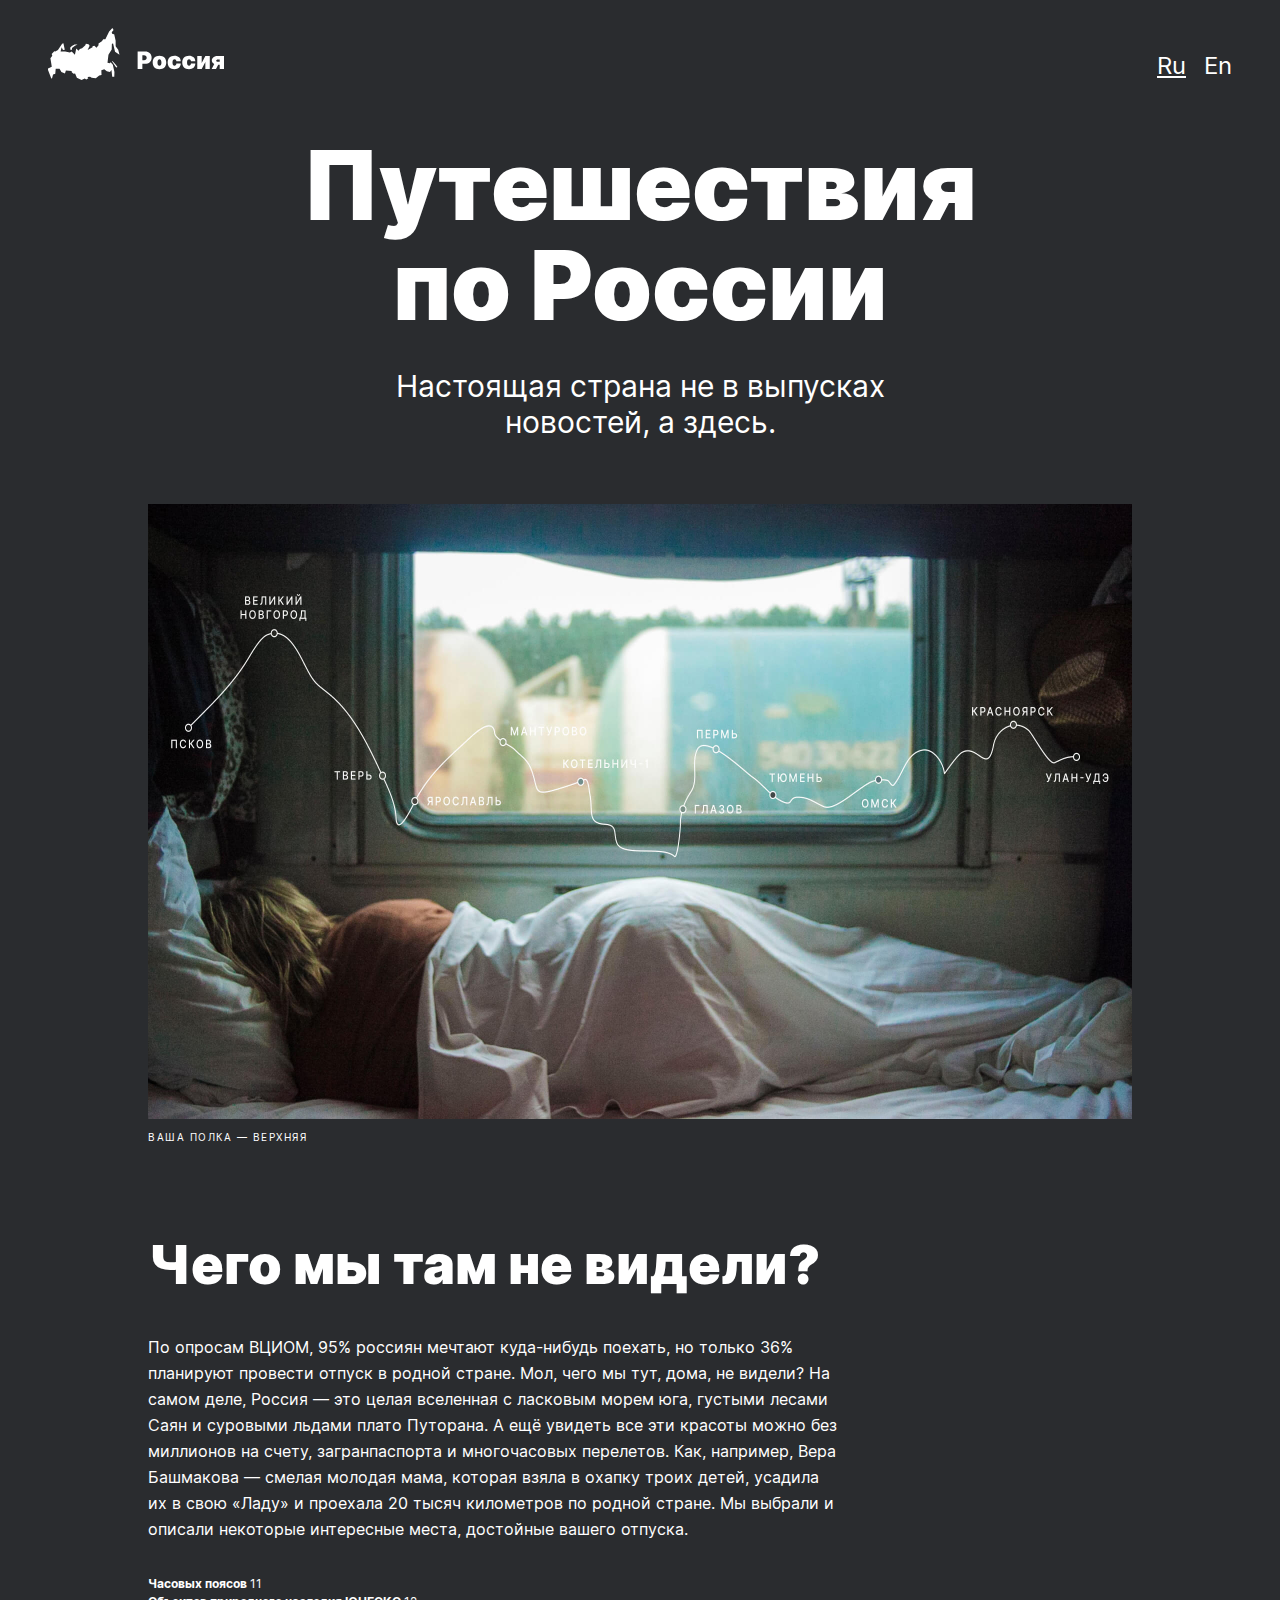
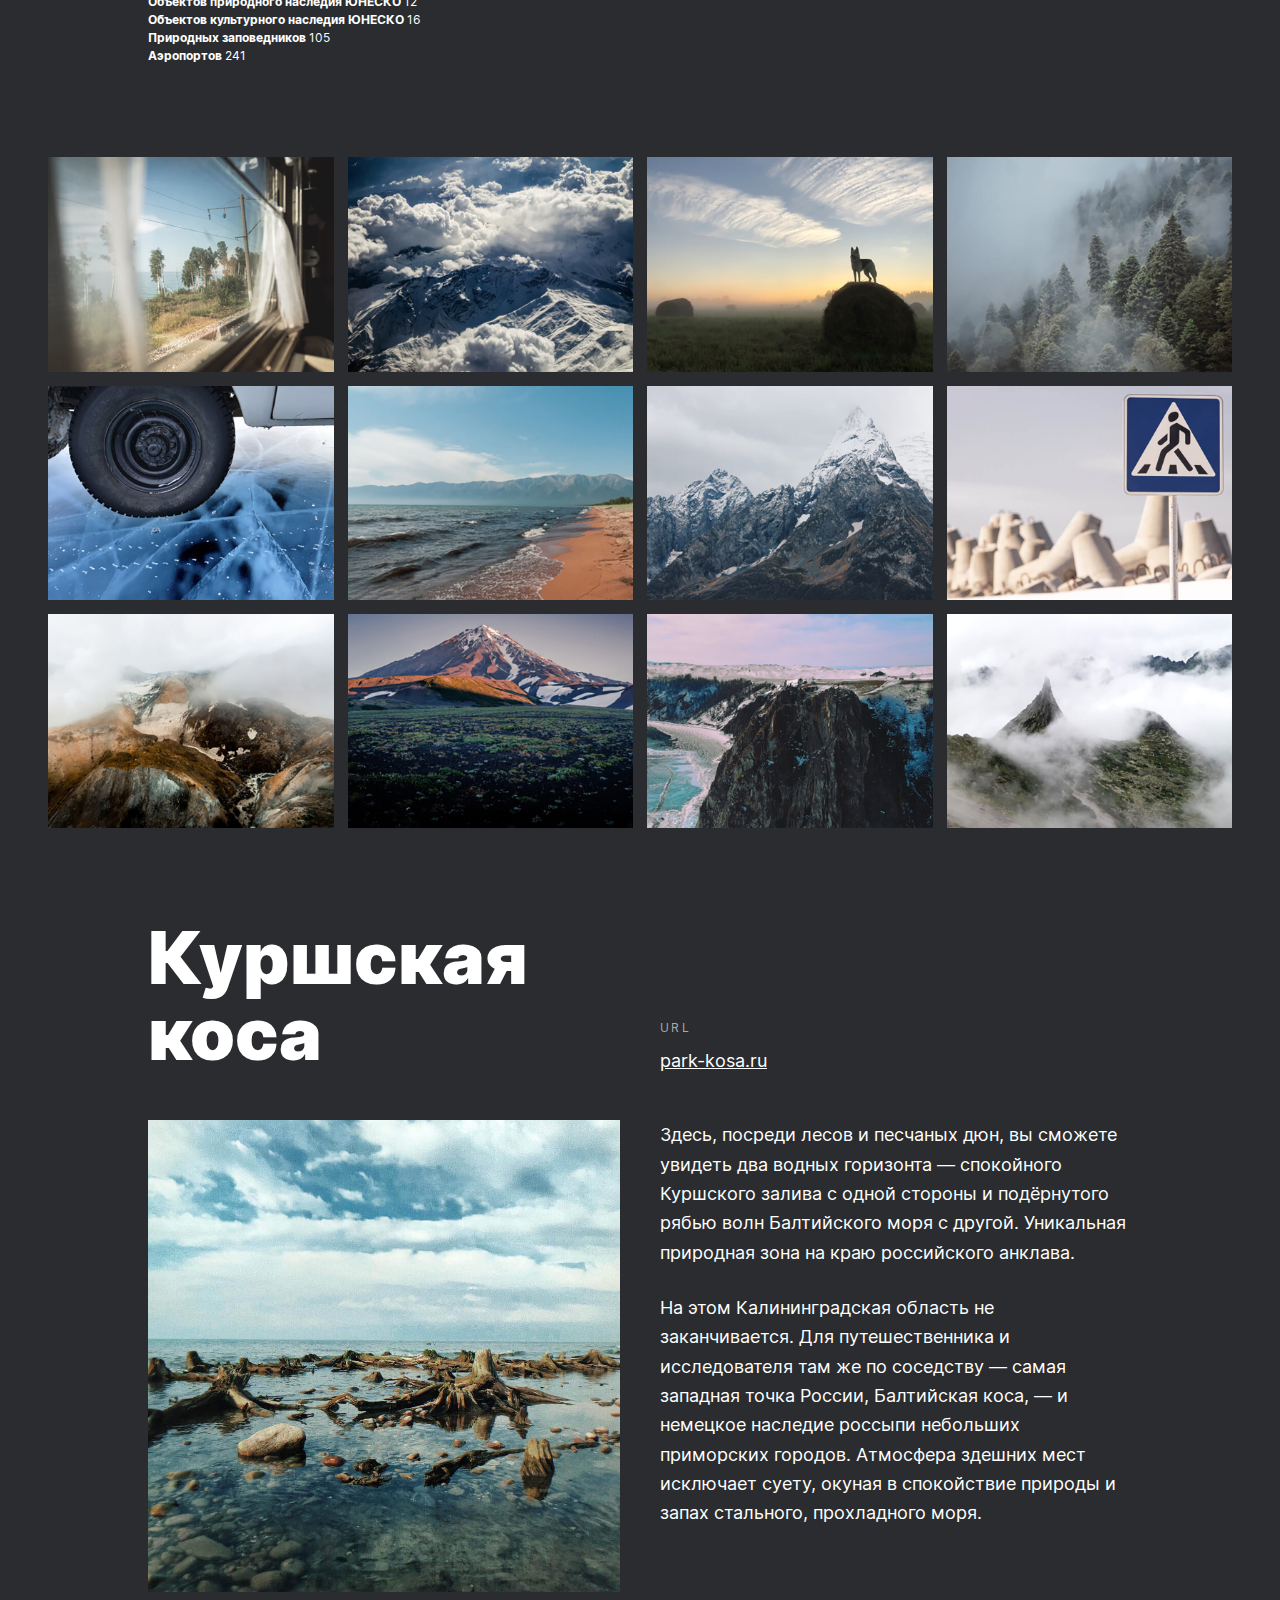
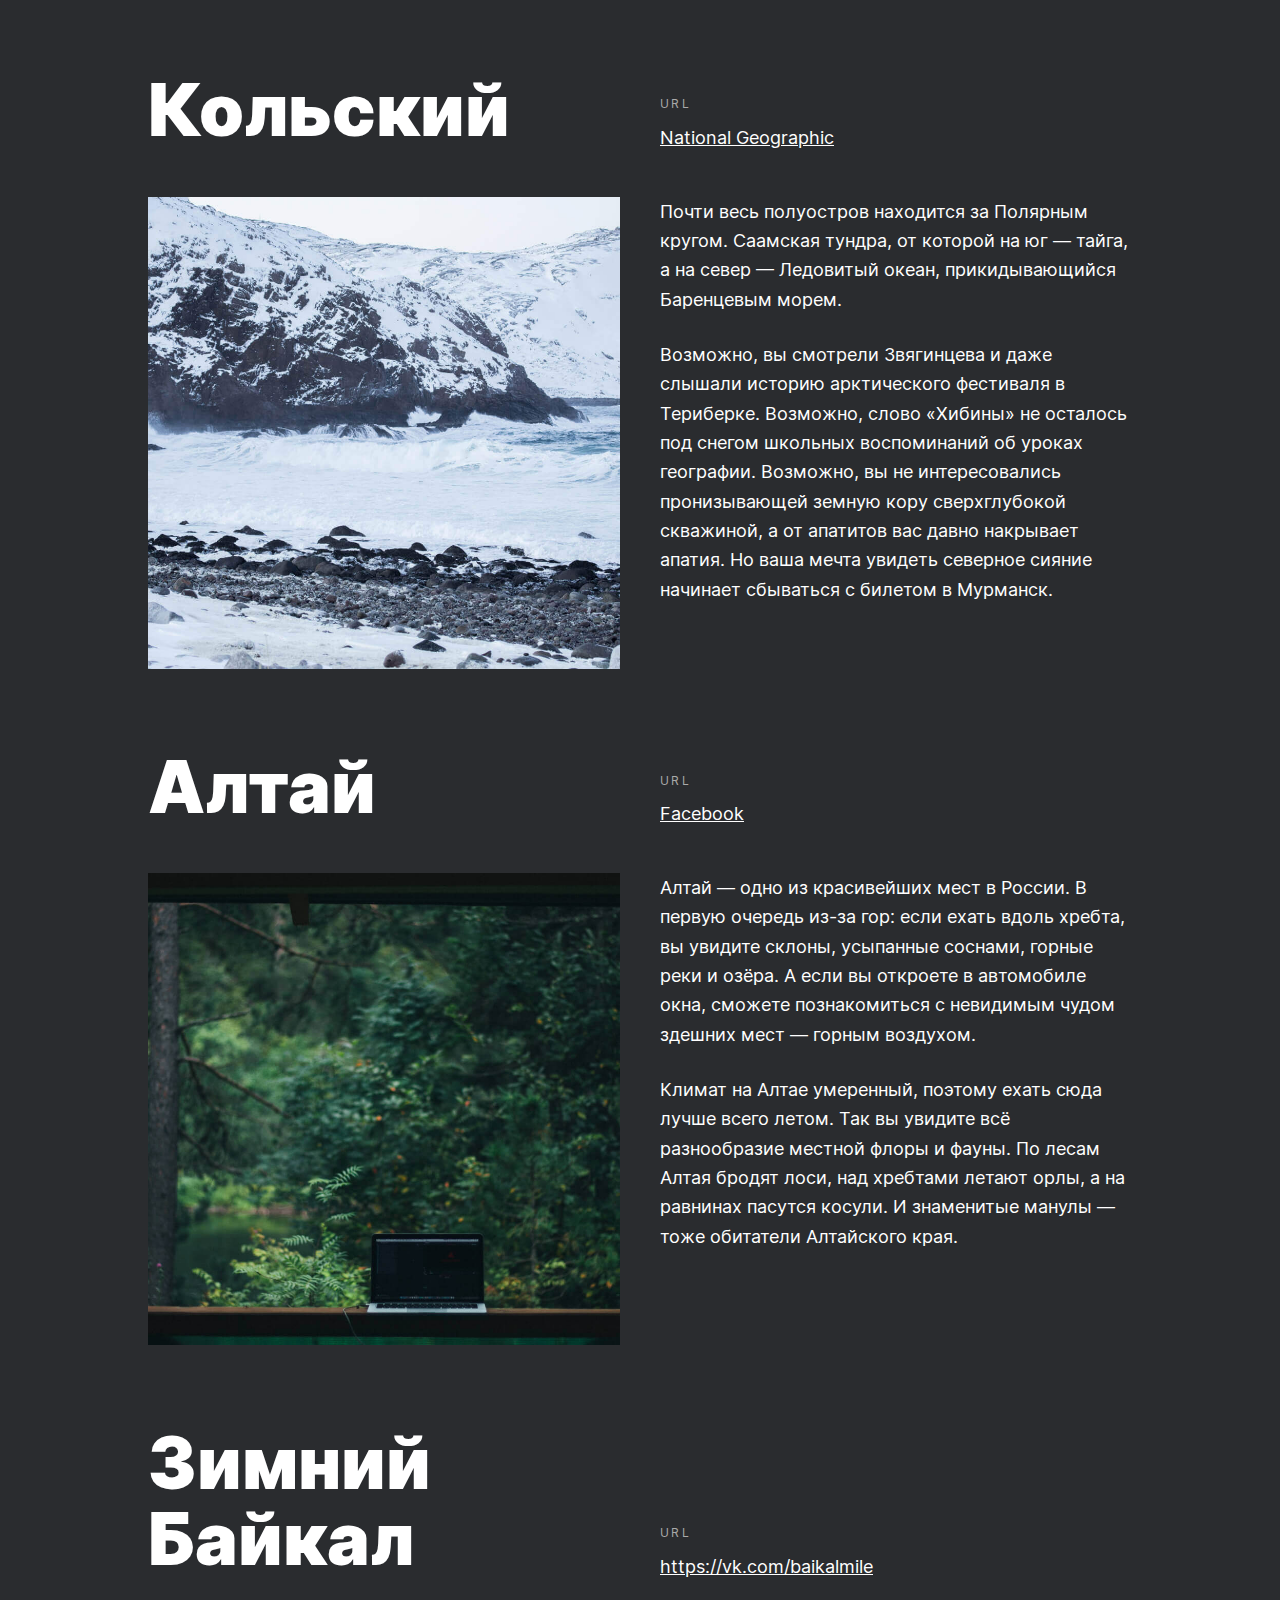
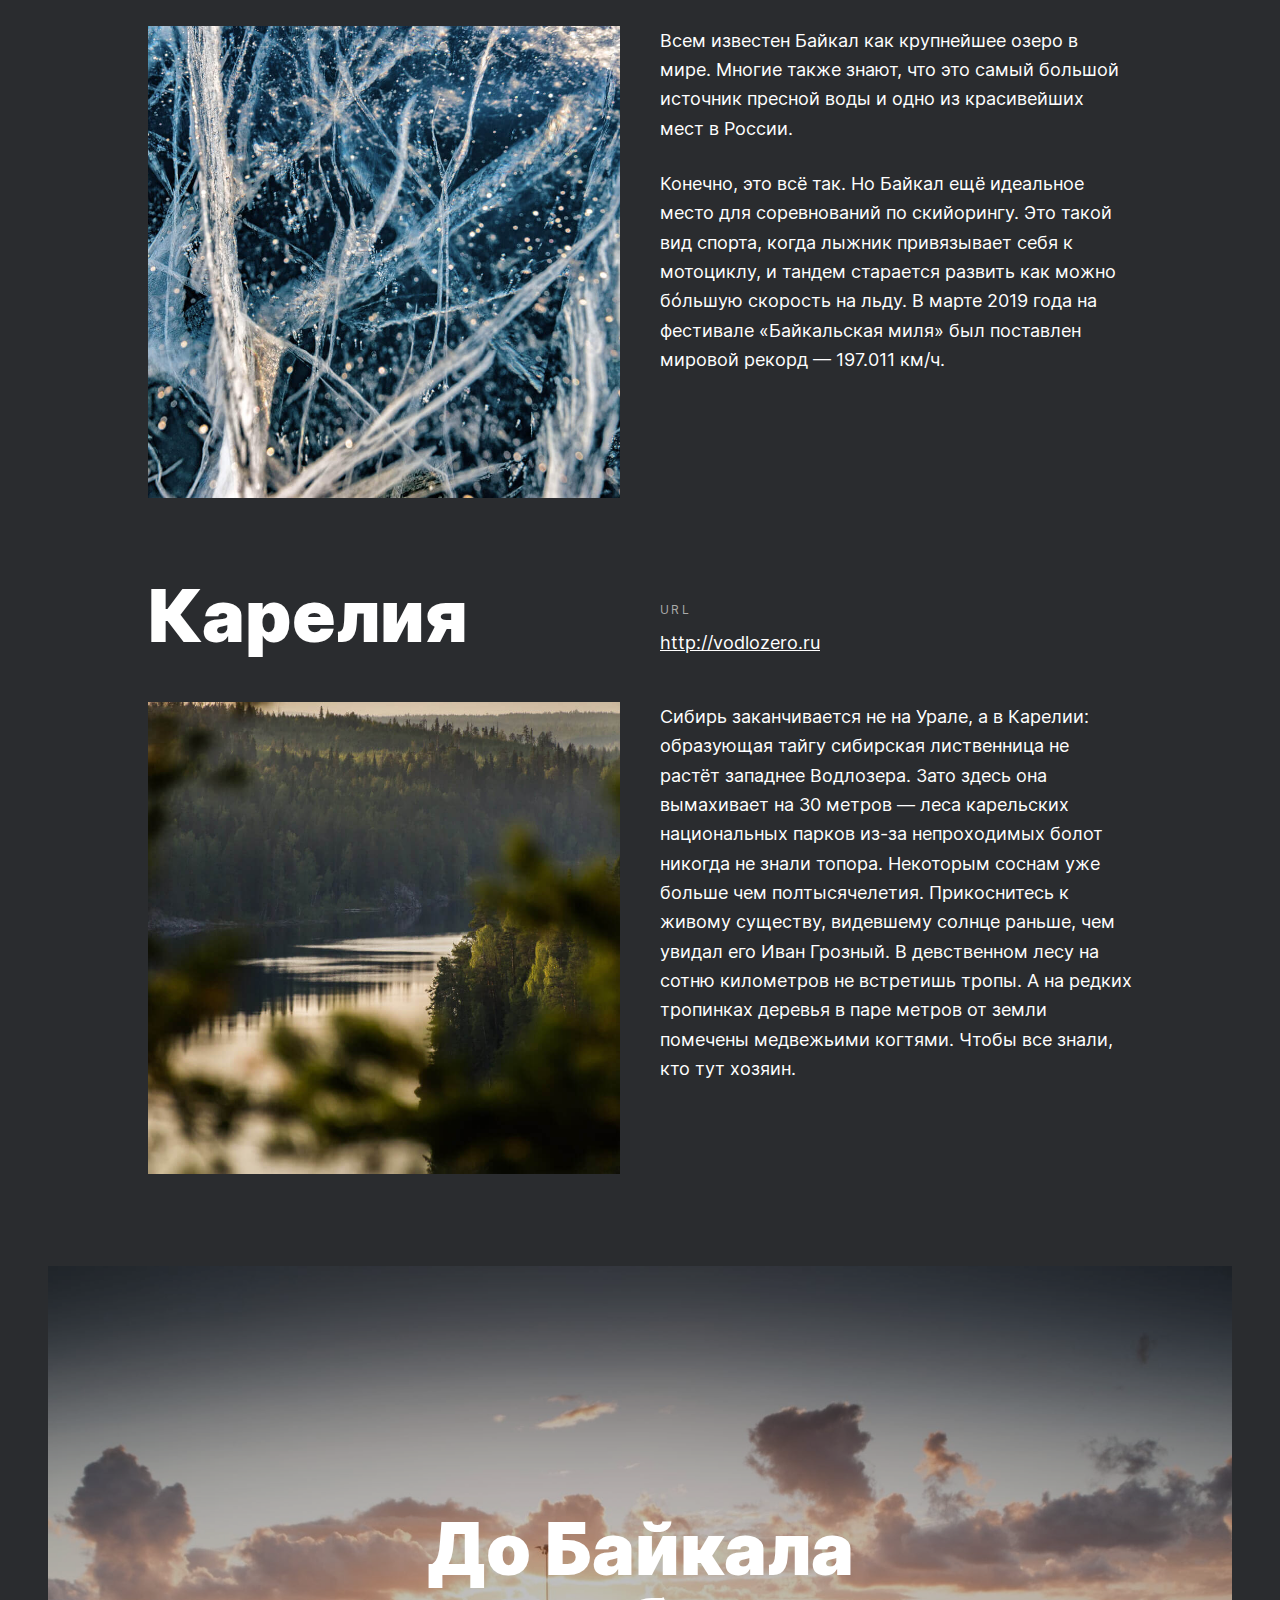
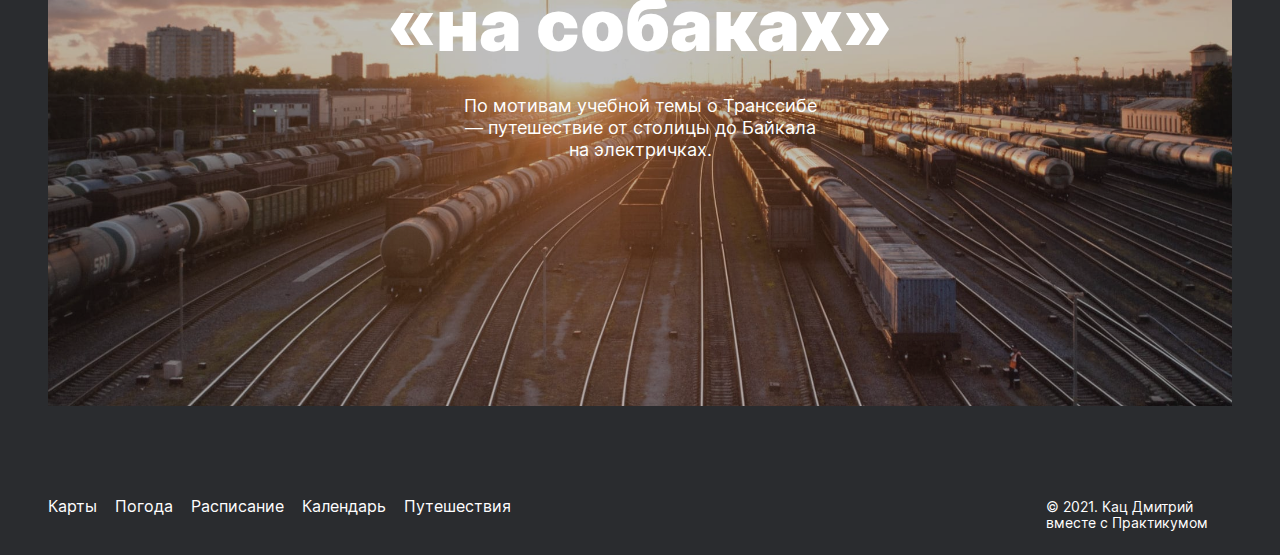
<file: index.html>
<!DOCTYPE html>
<html lang="ru">
<head>
  <meta charset="UTF-8">
  <meta http-equiv="X-UA-Compatible" content="IE=edge">
  <meta name="viewport" content="width=device-width, initial-scale=1">
  <title>Путешествия по России</title>
  <link rel="stylesheet" href="./pages/index.css">
</head>
<body class="body">
  
  <div class="page body__page">
    <header class="header page__header">
      <div class="header__logo"></div>
      <nav class="header__lang-links">
        <a class="header__lang-link header__lang-link_chosen" href="#">Ru</a>
        <a class="header__lang-link" href="#">En</a>
      </nav>
    </header>

    <main class="content">
      <section class="lead content__lead">
        <h1 class="lead__title">Путешествия по России</h1>
        <p class="lead__subtitle">Настоящая страна не в выпусках новостей, а здесь.</p>
        <div class="lead__frame">
          <img class="lead__image" src="./images/lead-polka.jpg" alt="Полка в вагоне">
          <p class="lead__caption">ваша полка — верхняя</p>
        </div>
      </section>

      <section class="intro content__intro">
        <h2 class="intro__title">Чего мы там не видели?</h2>
        <p class="intro__text">По опросам ВЦИОМ, 95% россиян мечтают куда-нибудь поехать, но только 36% планируют провести отпуск в родной стране. Мол, чего мы тут, дома, не видели? На самом деле, Россия — это целая вселенная с ласковым морем юга, густыми лесами Саян и суровыми льдами плато Путорана. А ещё увидеть все эти красоты можно без миллионов на счету, загранпаспорта и многочасовых перелетов. Как, например, Вера Башмакова — смелая молодая мама, которая взяла в охапку троих детей, усадила их в свою «Ладу» и проехала 20 тысяч километров по родной стране. Мы выбрали и описали некоторые интересные места, достойные вашего отпуска.</p>
        <ul class="intro__list">
          <li class="intro__list-item"><span class="intro__font-bold">Часовых поясов</span> 11 </li>
          <li class="intro__list-item"><span class="intro__font-bold">Объектов природного наследия ЮНЕСКО</span> 12</li>
          <li class="intro__list-item"><span class="intro__font-bold">Объектов культурного наследия ЮНЕСКО</span> 16</li>
          <li class="intro__list-item"><span class="intro__font-bold">Природных заповедников</span> 105</li>
          <li class="intro__list-item"><span class="intro__font-bold">Аэропортов</span> 241</li>
        </ul>
      </section>

      <section class="photo-grid content__photo-grid">
        <img class="photo-grid__item" src="./images/photo-grid-train.jpg" alt="вид из поезда">
        <img class="photo-grid__item" src="./images/photo-grid-atharva-tulsi.jpg" alt="снежные вершины">
        <img class="photo-grid__item" src="./images/photo-grid-tuman.jpg" alt="собака на стогу сена">
        <img class="photo-grid__item" src="./images/photo-grid-sochi.jpg" alt="лес в тумане">
        <img class="photo-grid__item" src="./images/photo-grid-arisa.jpg" alt="колесо машины на льду">
        <img class="photo-grid__item" src="./images/photo-grid-baikal.jpg" alt="пляж Байкала">
        <img class="photo-grid__item" src="./images/photo-grid-elbrus.jpg" alt="гора Эльбрус">
        <img class="photo-grid__item" src="./images/photo-grid-kondratiev.jpg" alt="знак пешехода и блоки">
        <img class="photo-grid__item" src="./images/photo-grid-kamchatka-1.jpg" alt=" Камчатка вид сверху">
        <img class="photo-grid__item" src="./images/photo-grid-kamchatka-2.jpg" alt="Камчатка вид сбоку">
        <img class="photo-grid__item" src="./images/photo-grid-baikal-2.jpg" alt="вид на пляж Байкала сверху">
        <img class="photo-grid__item" src="./images/photo-grid-ergaki.jpg" alt="парк Ергаки">
      </section>

      <section class="places content__places">
        
        <div class="places__place">
          <h2 class="places__title">Куршская коса</h2>
          <img class="places__image" src="./images/place-kosa.jpg" alt="парк Коза">
          <div class="places__website">
            <h3 class="places__url-heading">url</h3>
            <a class="places__link" href="http://park-kosa.ru" target="_blank">park-kosa.ru</a>
          </div>
          <div class="places__paragraph-container">
            <p class="places__paragraph">Здесь, посреди лесов и песчаных дюн, вы сможете увидеть два водных горизонта — спокойного Куршского залива с одной стороны и подёрнутого рябью волн Балтийского моря с другой. Уникальная природная зона на краю российского анклава.</p>
            <p class="places__paragraph">На этом Калининградская область не заканчивается. Для путешественника и исследователя там же по соседству — самая западная точка России, Балтийская коса, — и немецкое наследие россыпи небольших приморских городов. Атмосфера здешних мест исключает суету, окуная в спокойствие природы и запах стального, прохладного моря.</p>
          </div>
        </div>
      
        <div class="places__place">
          <h2 class="places__title">Кольский</h2>
          <img class="places__image" src="./images/place-kolsky.jpg" alt="Кольский">
          <div class="places__website">
            <h3 class="places__url-heading">url</h3>
            <a class="places__link" href="https://yourshot.nationalgeographic.com/photos/?keywords=kolskiy" target="_blank">National Geographic</a>
          </div>
          <div class="places__paragraph-container">
            <p class="places__paragraph">Почти весь полуостров находится за Полярным кругом. Саамская тундра, от которой на юг — 
              тайга, а на север — Ледовитый океан, прикидывающийся Баренцевым морем.</p>
            <p class="places__paragraph">Возможно, вы смотрели Звягинцева и даже слышали историю арктического фестиваля в Териберке. Возможно, слово «Хибины» не осталось под снегом школьных воспоминаний об уроках географии. Возможно, вы не интересовались пронизывающей земную кору сверхглубокой скважиной, а от апатитов вас давно накрывает апатия. Но ваша мечта увидеть северное сияние начинает сбываться с билетом
            в Мурманск.</p>
          </div>
        </div>
            
        <div class="places__place">
          <h2 class="places__title">Алтай</h2>
          <img class="places__image" src="./images/place-altai.jpg" alt="Алтай">
          <div class="places__website">
            <h3 class="places__url-heading">url</h3>
            <a class="places__link" href="https://www.facebook.com/vera.bashmakova/posts/10156011613718822" target="_blank">Facebook</a>
          </div>
          <div class="places__paragraph-container">
            <p class="places__paragraph">Алтай — одно из красивейших мест в России. 
              В первую очередь из-за гор: если ехать вдоль хребта, вы увидите склоны, усыпанные соснами, горные реки и озёра. А если вы откроете в автомобиле окна, сможете познакомиться с невидимым чудом здешних мест — горным воздухом.</p>
            <p class="places__paragraph">Климат на Алтае умеренный, поэтому ехать сюда лучше всего летом. Так вы увидите всё разнообразие местной флоры и фауны. По лесам Алтая бродят лоси, над хребтами летают орлы, а на равнинах пасутся косули. И знаменитые манулы — тоже обитатели Алтайского края.</p>
          </div> 
        </div>
        
        
        <div class="places__place">
          <h2 class="places__title">Зимний Байкал</h2>
          <img class="places__image" src="./images/place-winter-baikal.jpg" alt="зимний Байкал">
          <div class="places__website">
            <h3 class="places__url-heading">url</h3>
            <a class="places__link" href=" https://vk.com/baikalmile" target="_blank">https://vk.com/baikalmile</a>
          </div>
          <div class="places__paragraph-container">
            <p class="places__paragraph">Всем известен Байкал как крупнейшее озеро в мире. Многие также знают, что это самый большой источник пресной воды и одно из красивейших мест в России.</p>
            <p class="places__paragraph">Конечно, это всё так. Но Байкал ещё идеальное место для соревнований по скийорингу. Это такой вид спорта, когда лыжник привязывает себя к мотоциклу, и тандем старается развить как можно бóльшую скорость на льду. В марте 2019 года на фестивале «Байкальская миля» был поставлен мировой рекорд — 197.011 км/ч.</p>
          </div>
        </div>
      
      
        <div class="places__place">
          <h2 class="places__title">Карелия</h2>
          <img class="places__image" src="./images/place-karelia.jpg" alt="Карелия">
          <div class="places__website">
            <h3 class="places__url-heading">url</h3>
            <a class="places__link" href="http://vodlozero.ru" target="_blank">http://vodlozero.ru</a>
          </div>
          <div class="places__paragraph-container">
            <p class="places__paragraph">Сибирь заканчивается не на Урале, а в Карелии: образующая тайгу сибирская лиственница не растёт западнее Водлозера. Зато здесь она вымахивает на 30 метров — леса карельских национальных парков из-за непроходимых болот никогда не знали топора. Некоторым соснам уже больше чем полтысячелетия. Прикоснитесь к живому существу, видевшему солнце раньше, чем увидал его Иван Грозный. В девственном лесу на сотню километров не встретишь тропы. А на редких тропинках деревья в паре метров от земли помечены медвежьими когтями. Чтобы все знали, кто тут хозяин.</p>
          </div>
        </div>
      </section>

      <section class="cover content__cover">
        <a class="cover__link" href=" https://stampsy.com/na-elektrichkakh-do-baikala" target="_blank">
          <h2 class="cover__title">До&nbsp;Байкала &laquo;на&nbsp;собаках&raquo;</h2>
          <p class="cover__subtitle">По мотивам учебной темы о Транссибе — путешествие от столицы до Байкала на электричках.</p>
        </a>
      </section>

    </main>

    <footer class="footer page__footer">
      <nav class="footer__links">
        <a class="footer__link" href="https://yandex.ru/maps" target="_blank">Карты</a>
        <a class="footer__link" href="https://yandex.ru/pogoda" target="_blank">Погода</a>
        <a class="footer__link" href="https://rasp.yandex.ru" target="_blank">Расписание</a>
        <a class="footer__link" href="https://calendar.yandex.ru" target="_blank">Календарь</a>
        <a class="footer__link" href=" https://travel.yandex.ru" target="_blank">Путешествия</a>
      </nav>
      
      <p class="footer__copyright">&copy; 2021. Кац Дмитрий вместе с Практикумом</p>
    </footer>
    
  </div>
  
</body>
</html>
</file>
<file: pages/index.css>
@import url(../vendor/normalize.css);

@import url(../fonts/fonts.css);

@import url(../blocks/body/body.css);
@import url(../blocks/body/__page/body__page.css);

@import url(../blocks/page/page.css);
@import url(../blocks/page/__header/page__header.css);
@import url(../blocks/page/__footer/page__footer.css);

@import url(../blocks/header/header.css);
@import url(../blocks/header/__logo/header__logo.css);
@import url(../blocks/header/__lang-links/header__lang-links.css);
@import url(../blocks/header/__lang-link/header__lang-link.css);
@import url(../blocks/header/__lang-link/_chosen/header__lang-link_chosen.css);

@import url(../blocks/content/content.css);

@import url(../blocks/content/__lead/content__lead.css);
@import url(../blocks/content/__intro/content__intro.css);
@import url(../blocks/content/__photo-grid/content__photo-grid.css);
@import url(../blocks/content/__places/content__places.css);
@import url(../blocks/content/__cover/content__cover.css);



@import url(../blocks/lead/lead.css);
@import url(../blocks/lead/__title/lead__title.css);
@import url(../blocks/lead/__subtitle/lead__subtitle.css);
@import url(../blocks/lead/__frame/lead__frame.css);
@import url(../blocks/lead/__image/lead__image.css);
@import url(../blocks/lead/__caption/lead__caption.css);

@import url(../blocks/intro/intro.css);
@import url(../blocks/intro/__title/intro__title.css);
@import url(../blocks/intro/__text/intro__text.css);
@import url(../blocks/intro/__list/intro__list.css);
@import url(../blocks/intro/__list-item/intro__list-item.css);
@import url(../blocks/intro/__font-bold/intro__font-bold.css);

@import url(../blocks/photo-grid/photo-grid.css);
@import url(../blocks/photo-grid/__item/photo-grid__item.css);

@import url(../blocks/places/places.css);
@import url(../blocks/places/__place/places__place.css);
@import url(../blocks/places/__title/places__title.css);
@import url(../blocks/places/__image/places__image.css);
@import url(../blocks/places/__website/places__website.css);
@import url(../blocks/places/__url-heading/places__url-heading.css);
@import url(../blocks/places/__link/places__link.css);
@import url(../blocks/places/__paragraph-container/places__paragraph-container.css);
@import url(../blocks/places/__paragraph/places__paragraph.css);

@import url(../blocks/cover/cover.css);
@import url(../blocks/cover/__link/cover__link.css);
@import url(../blocks/cover/__title/cover__title.css);
@import url(../blocks/cover/__subtitle/cover__subtitle.css);


@import url(../blocks/footer/footer.css);
@import url(../blocks/footer/__links/footer__links.css);
@import url(../blocks/footer/__link/footer__link.css);
@import url(../blocks/footer/__copyright/footer__copyright.css);
</file>
